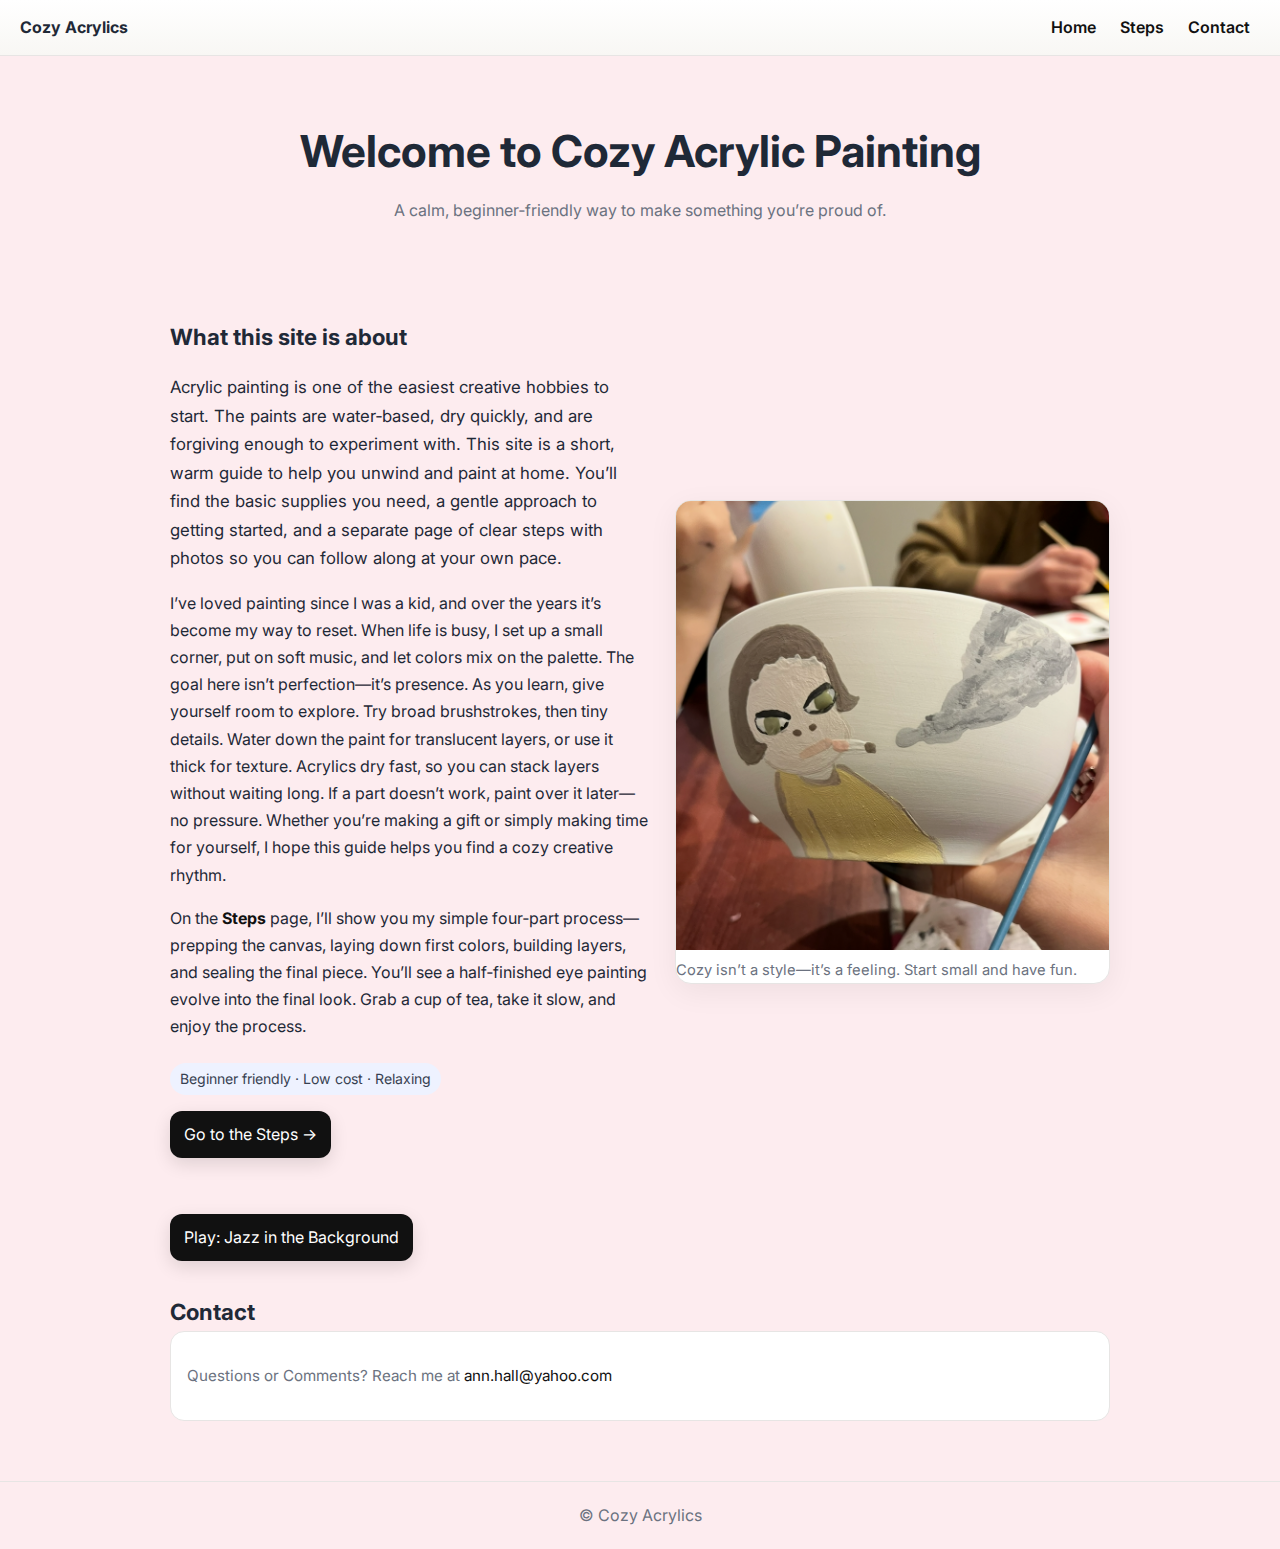
<file: website/index.html>
<!doctype html>
<html lang="en">
<head>
  <meta charset="utf-8" />
  <meta name="viewport" content="width=device-width, initial-scale=1" />
  <title>Cozy Acrylic Painting — Welcome</title>
  <link rel="preconnect" href="https://fonts.googleapis.com">
  <link href="https://fonts.googleapis.com/css2?family=Inter:wght@300;500;700&display=swap" rel="stylesheet">
  <link rel="stylesheet" href="styles.css" />
</head>
<body>
  <nav class="nav">
    <div><strong>Cozy Acrylics</strong></div>
    <div class="links">
      <a href="index.html">Home</a>
      <a href="steps.html">Steps</a>
      <a href="#contact">Contact</a>
    </div>
  </nav>

  <header class="hero">
    <h1>Welcome to Cozy Acrylic Painting</h1>
    <p>A calm, beginner‑friendly way to make something you’re proud of.</p>
  </header>

  <main class="container">
    <section class="grid two">
      <div>
        <h2 class="subheading">What this site is about</h2>
        <p class="lead">
        Acrylic painting is one of the easiest creative hobbies to start. The paints are water‑based, dry quickly, and are forgiving enough to experiment with. 
        This site is a short, warm guide to help you unwind and paint at home. You’ll find the basic supplies you need, a gentle approach to getting started, and a separate page of clear steps with photos so you can follow along at your own pace.
        </p>
        <p>
        I’ve loved painting since I was a kid, and over the years it’s become my way to reset. When life is busy, I set up a small corner, put on soft music, and let colors mix on the palette. 
        The goal here isn’t perfection—it’s presence. As you learn, give yourself room to explore. Try broad brushstrokes, then tiny details. Water down the paint for translucent layers, or use it thick for texture. 
        Acrylics dry fast, so you can stack layers without waiting long. If a part doesn’t work, paint over it later—no pressure. Whether you’re making a gift or simply making time for yourself, I hope this guide helps you find a cozy creative rhythm.
        </p>
        <p>
        On the <a href="steps.html"><strong>Steps</strong></a> page, I’ll show you my simple four‑part process—prepping the canvas, laying down first colors, building layers, and sealing the final piece. 
        You’ll see a half‑finished eye painting evolve into the final look. Grab a cup of tea, take it slow, and enjoy the process.
        </p>
        <p class="tag">Beginner friendly · Low cost · Relaxing</p>
        <p><a class="btn" href="steps.html">Go to the Steps →</a></p>
      </div>
      <figure class="card">
        <img src="bowl.png" alt="Cozy painting on a ceramic bowl in progress">
        <figcaption>Cozy isn’t a style—it’s a feeling. Start small and have fun.</figcaption>
      </figure>
    <p><a class="btn" href="https://open.spotify.com/playlist/37i9dQZF1DWV7EzJMK2FUI?si=a16b7d6378c44b72" target="_blank" rel="noreferrer">Play: Jazz in the Background</a></p></section>

    <section id="contact" class="section">
      <h2 class="subheading">Contact</h2>
      <div class="contact">
        <p class="small">Questions or Comments? Reach me at 
          <a href="mailto:ann.hall@example.com">ann.hall@yahoo.com</a> 
        </p>
      </div>
    </section>
  </main>

  <footer>© Cozy Acrylics</footer>
</body>
</html>
</file>
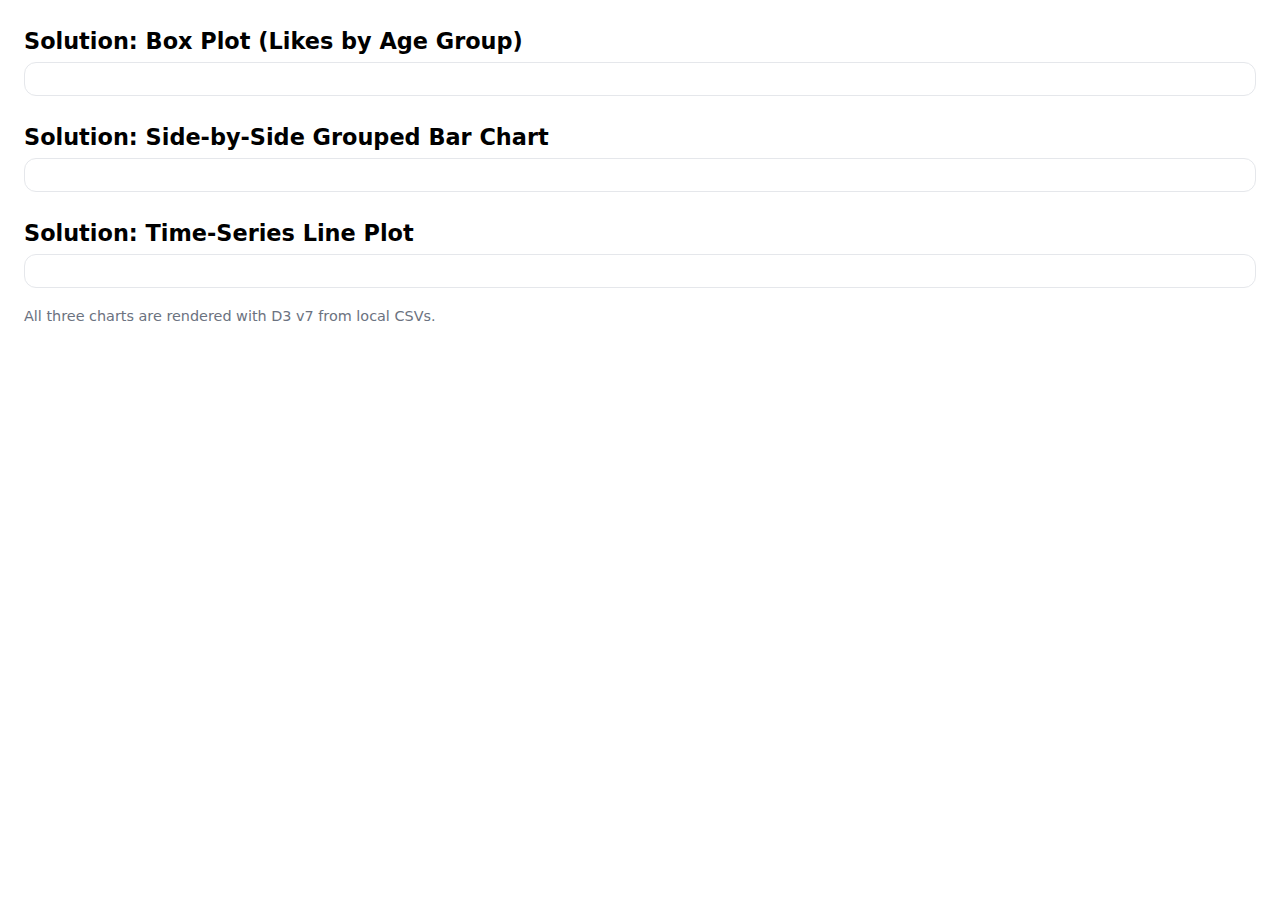
<file: D3/templete.html>
<!DOCTYPE html>
<html lang="en">
<head>
  <meta charset="UTF-8">
  <meta name="viewport" content="width=device-width, initial-scale=1.0">
  <title>Homework 3 — D3 Visualizations</title>
  <style>
    body { font-family: system-ui, -apple-system, Segoe UI, Roboto, Arial, sans-serif; margin: 24px; }
    h1 { font-size: 1.4rem; margin: 28px 0 8px; }
    .chart-wrap { border: 1px solid #e5e7eb; border-radius: 12px; padding: 16px; margin-bottom: 20px; }
    .caption { color: #6b7280; font-size: 0.9rem; margin-top: 8px; }
    svg { max-width: 100%; height: auto; }
  </style>
</head>
<body>
  <h1>Solution: Box Plot (Likes by Age Group)</h1>
  <div id="boxplot" class="chart-wrap"></div>

  <h1>Solution: Side‑by‑Side Grouped Bar Chart</h1>
  <div id="barplot" class="chart-wrap"></div>

  <h1>Solution: Time‑Series Line Plot</h1>
  <div id="lineplot" class="chart-wrap"></div>

  <div class="caption">All three charts are rendered with D3 v7 from local CSVs.</div>

  <script src="https://d3js.org/d3.v7.min.js"></script>
  <script src="templete.js"></script>
</body>
</html>
</file>
<file: website/styles.css>
*{box-sizing:border-box}
:root{
  --bg:#fdecef; --fg:#1f2937; --muted:#6b7280; --accent:#111; --card:#ffffff; --ring:#e7e5e4;
}
html,body{margin:0}
body{font-family:Inter,system-ui,-apple-system,Segoe UI,Roboto,Arial,sans-serif;background:var(--bg);color:var(--fg);line-height:1.7}
a{color:var(--accent);text-decoration:none}
a:hover{text-decoration:underline}
.container{max-width:980px;margin:0 auto;padding:28px 20px}
.nav{display:flex;gap:18px;align-items:center;justify-content:space-between;padding:14px 20px;border-bottom:1px solid var(--ring);background:linear-gradient(180deg,#fff, #f8f7f4)}
.nav .links a{margin:0 10px;font-weight:600}
.hero{padding:58px 20px;text-align:center}
.hero h1{font-size:clamp(28px,5vw,44px);margin:0 0 8px 0}
.hero p{color:var(--muted);margin:0}
.grid{display:grid;gap:24px}
.grid.two{grid-template-columns:1.05fr .95fr;align-items:center}
@media (max-width:820px){.grid.two{grid-template-columns:1fr}}
.card{background:var(--card);border:1px solid var(--ring);border-radius:16px;box-shadow:0 8px 30px rgba(0,0,0,.06);overflow:hidden}
.card img{display:block;width:100%}
.section{padding:8px 0}
h2{margin-top:26px}
.subheading{font-size:1.4rem;margin:8px 0 0 0}
.lead{font-size:1.05rem;color:var(--fg)}
.btn{display:inline-block;padding:10px 14px;border-radius:12px;background:var(--accent);color:#fff;box-shadow:0 6px 18px rgba(0,0,0,.12)}
.tag{display:inline-block;font-size:.88rem;color:#374151;background:#eef2ff;padding:4px 10px;border-radius:999px;margin:6px 0 0 0}
figure{margin:0}
figcaption{color:var(--muted);font-size:.92rem;margin-top:8px}
footer{border-top:1px solid var(--ring);color:var(--muted);padding:20px;text-align:center;margin-top:24px}
ul{padding-left:18px}
.contact{background:#fff;border:1px solid var(--ring);padding:16px;border-radius:14px}
.small{font-size:.95rem;color:var(--muted)}
</file>
